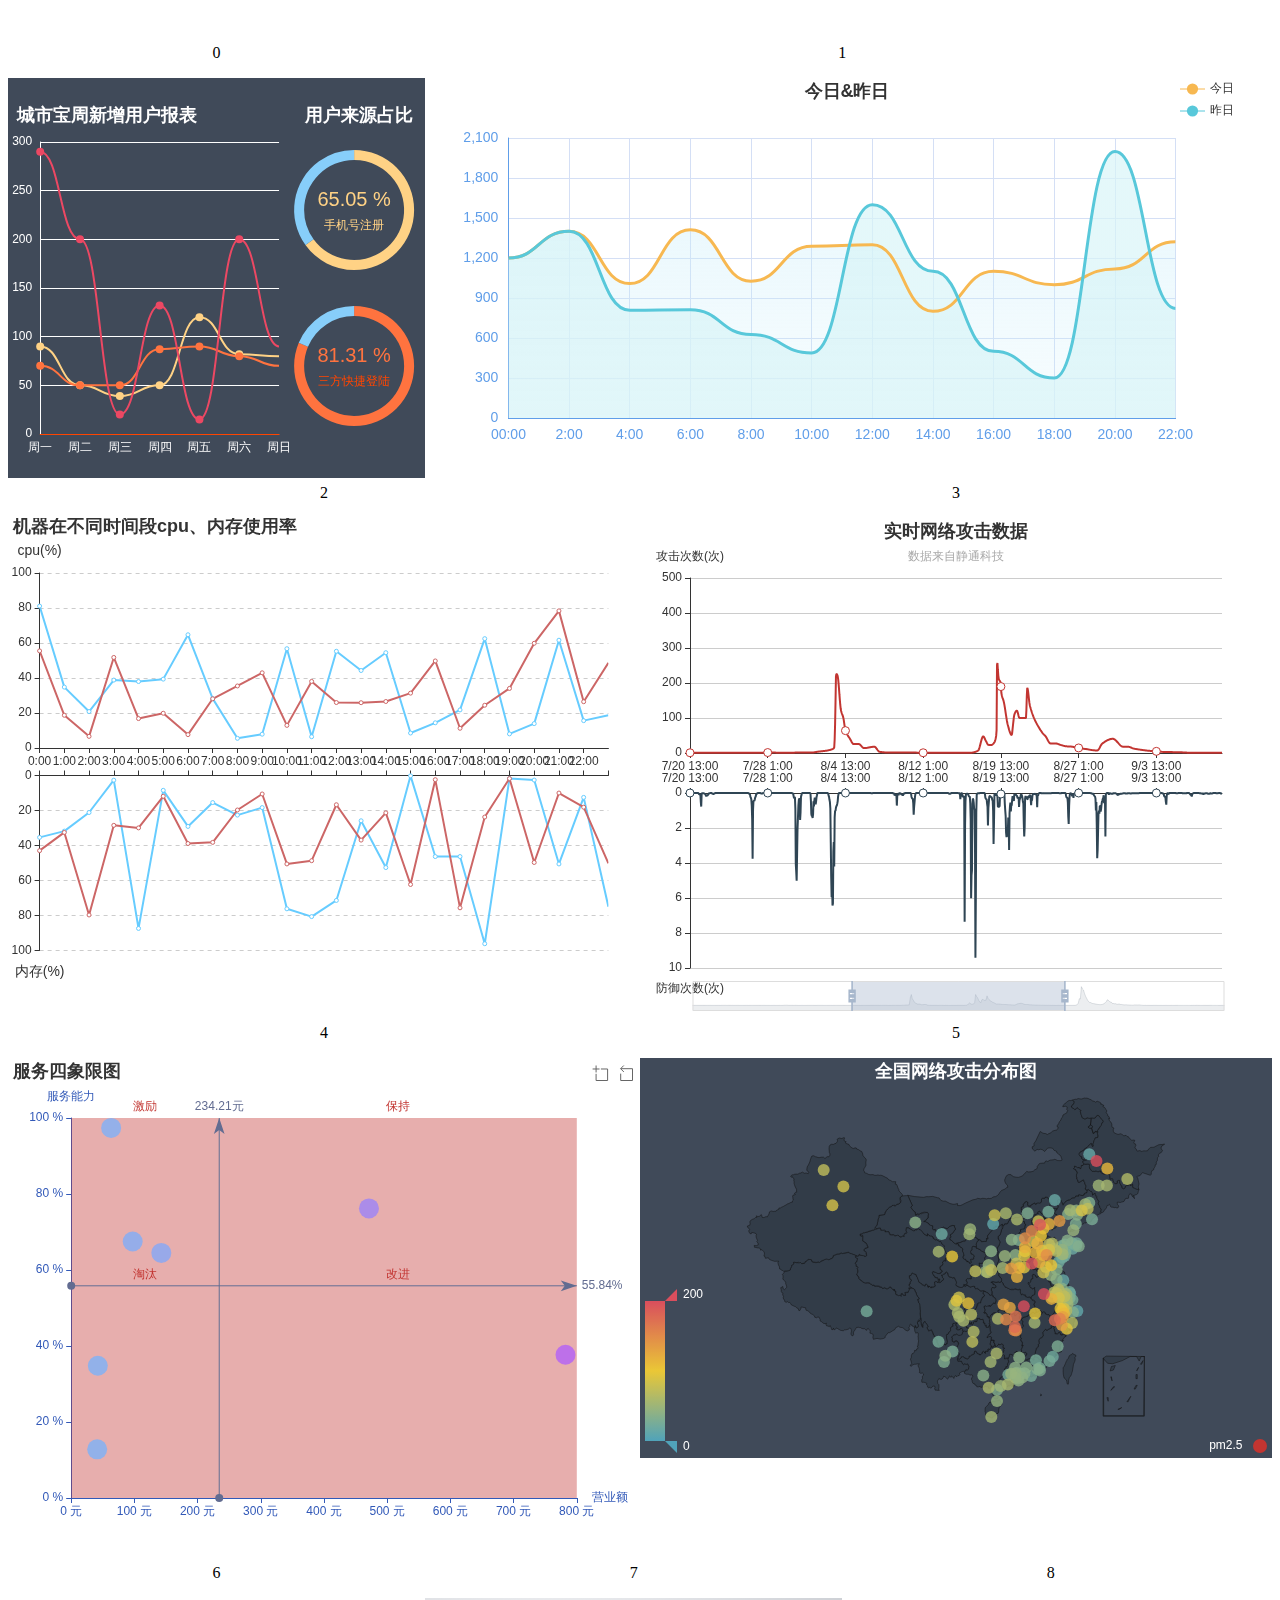
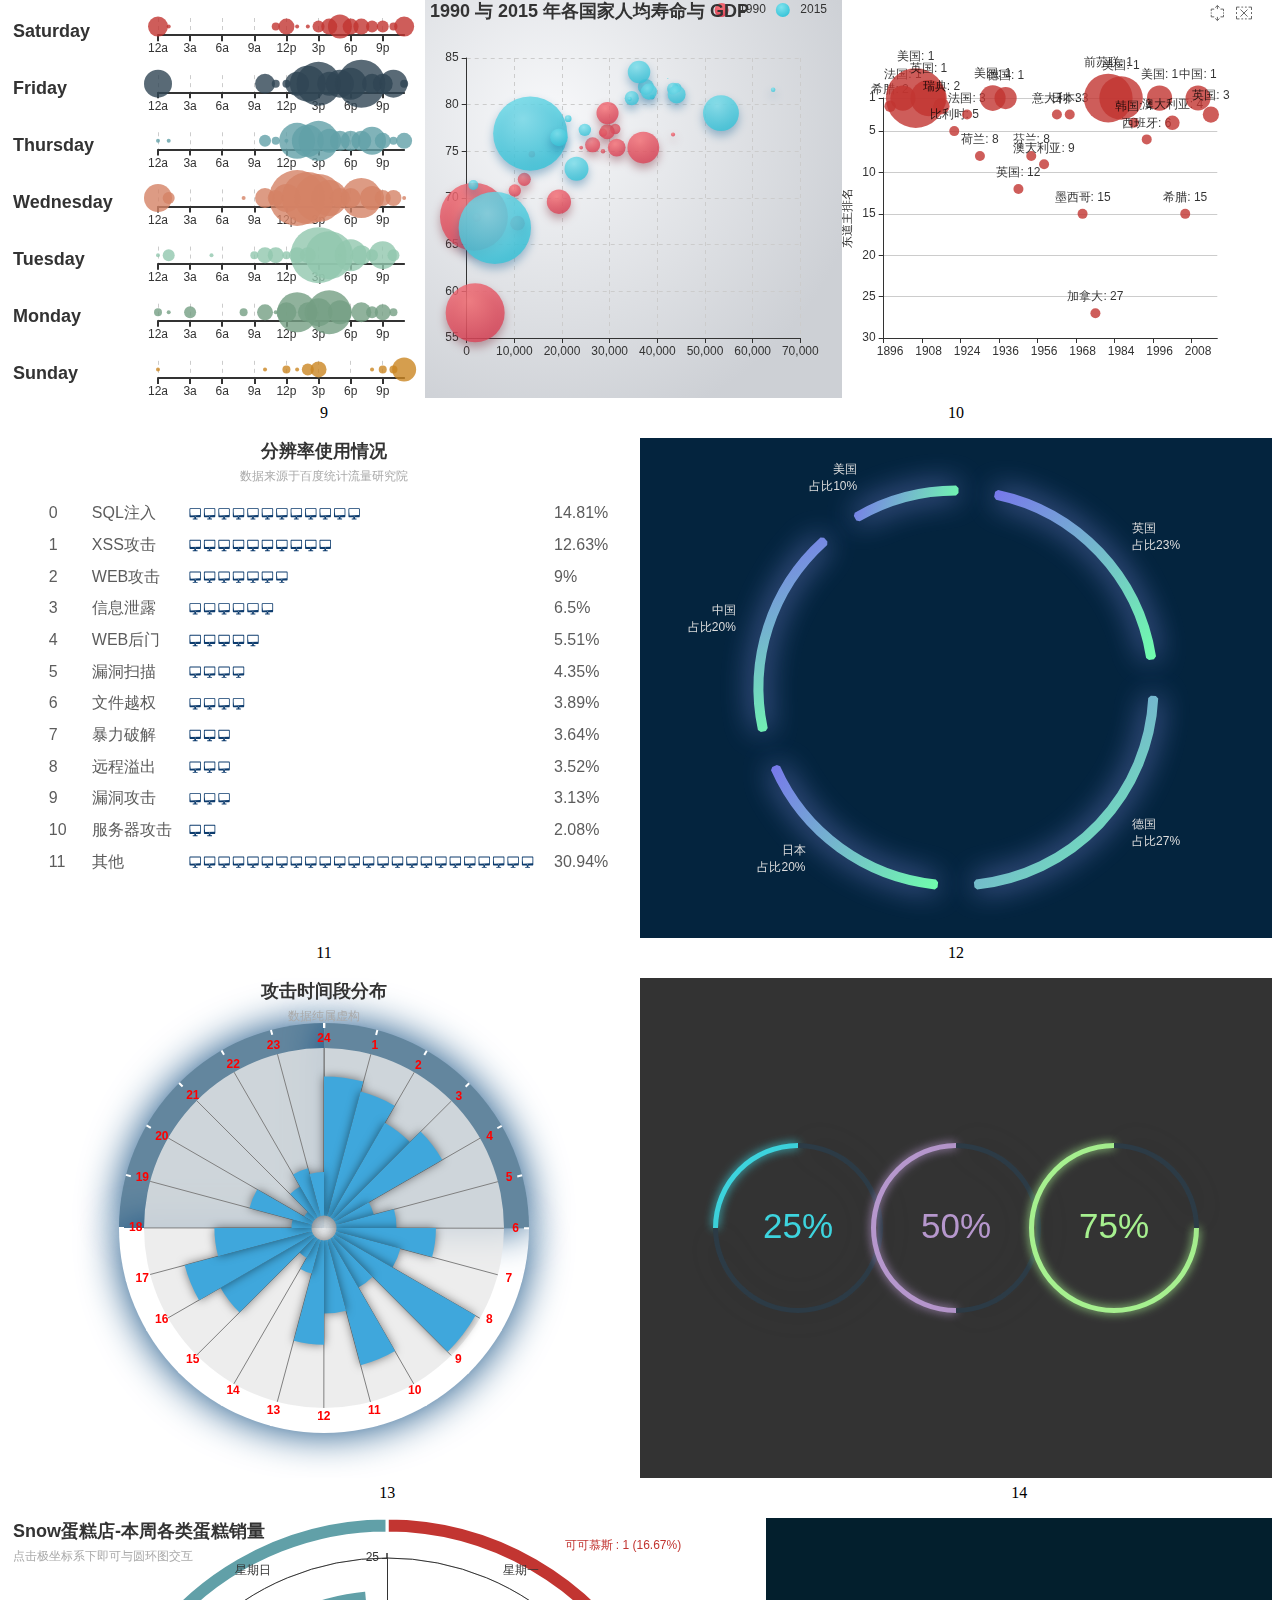
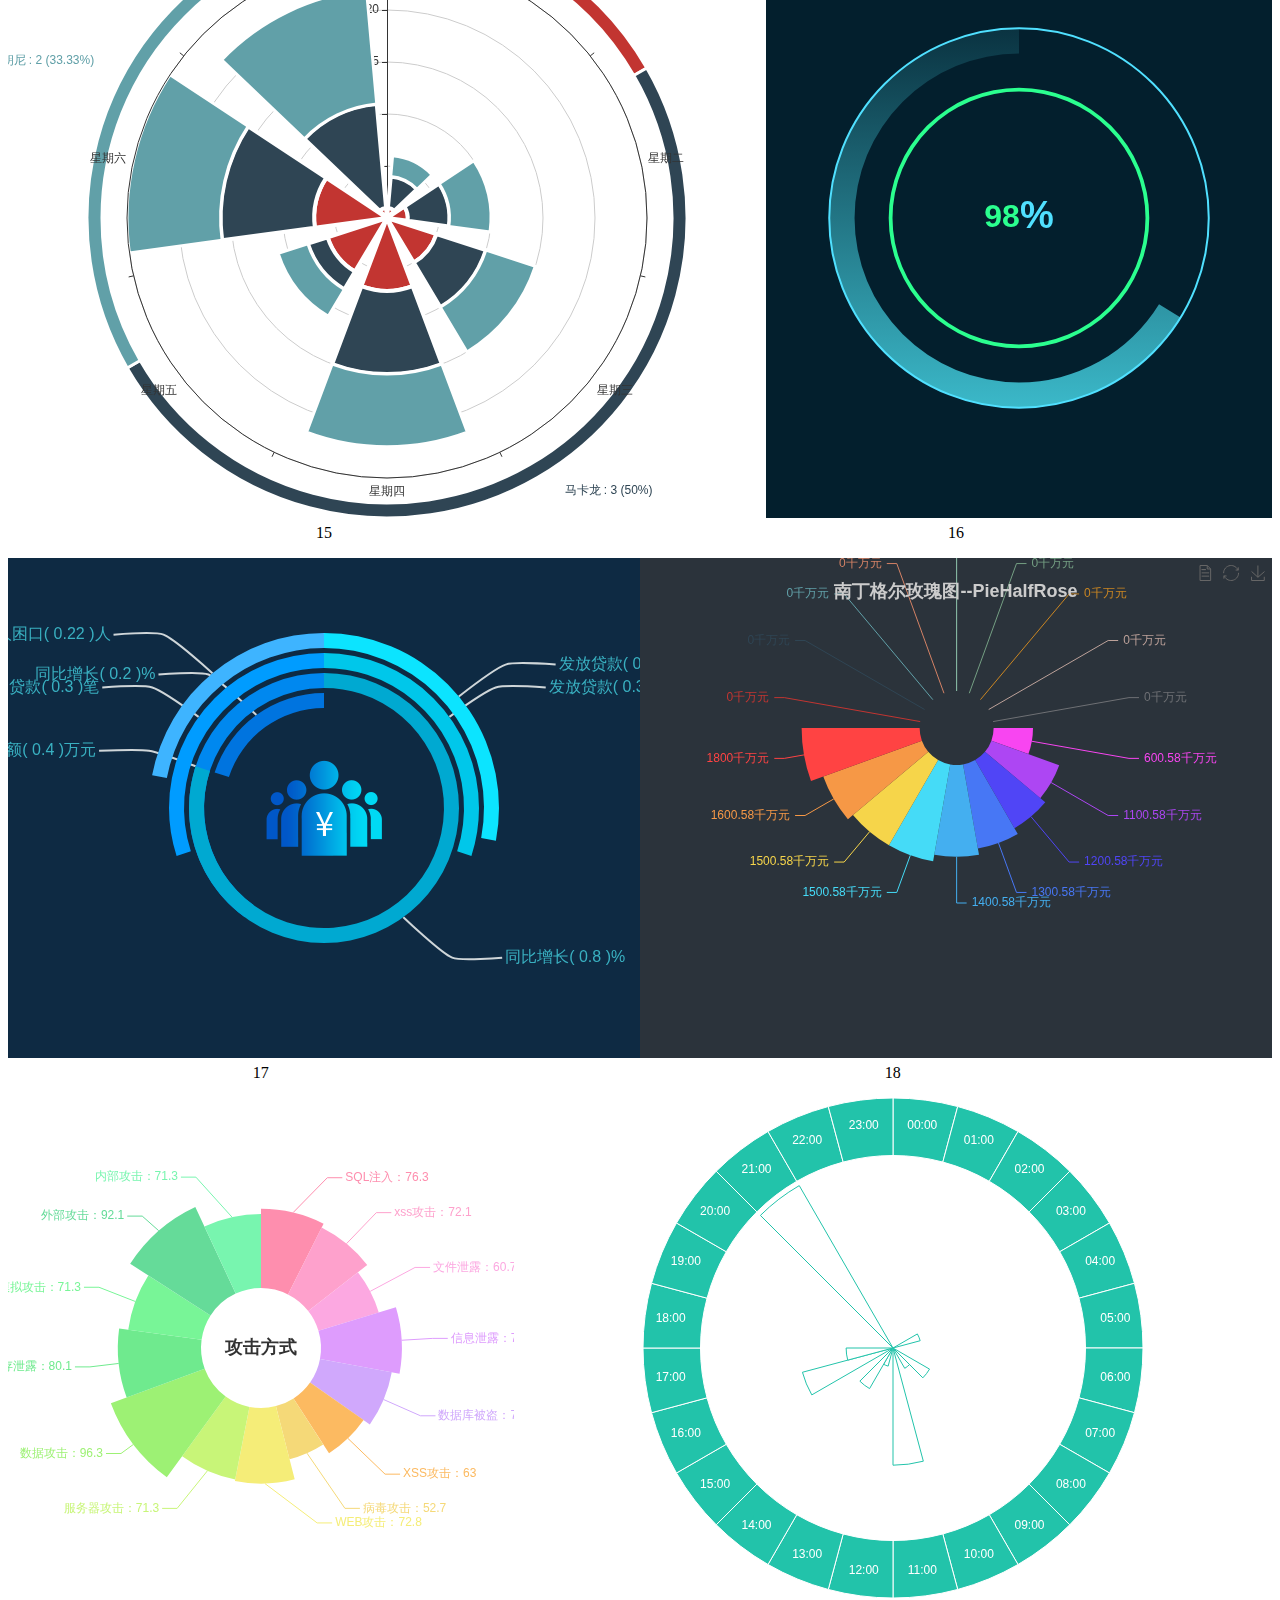
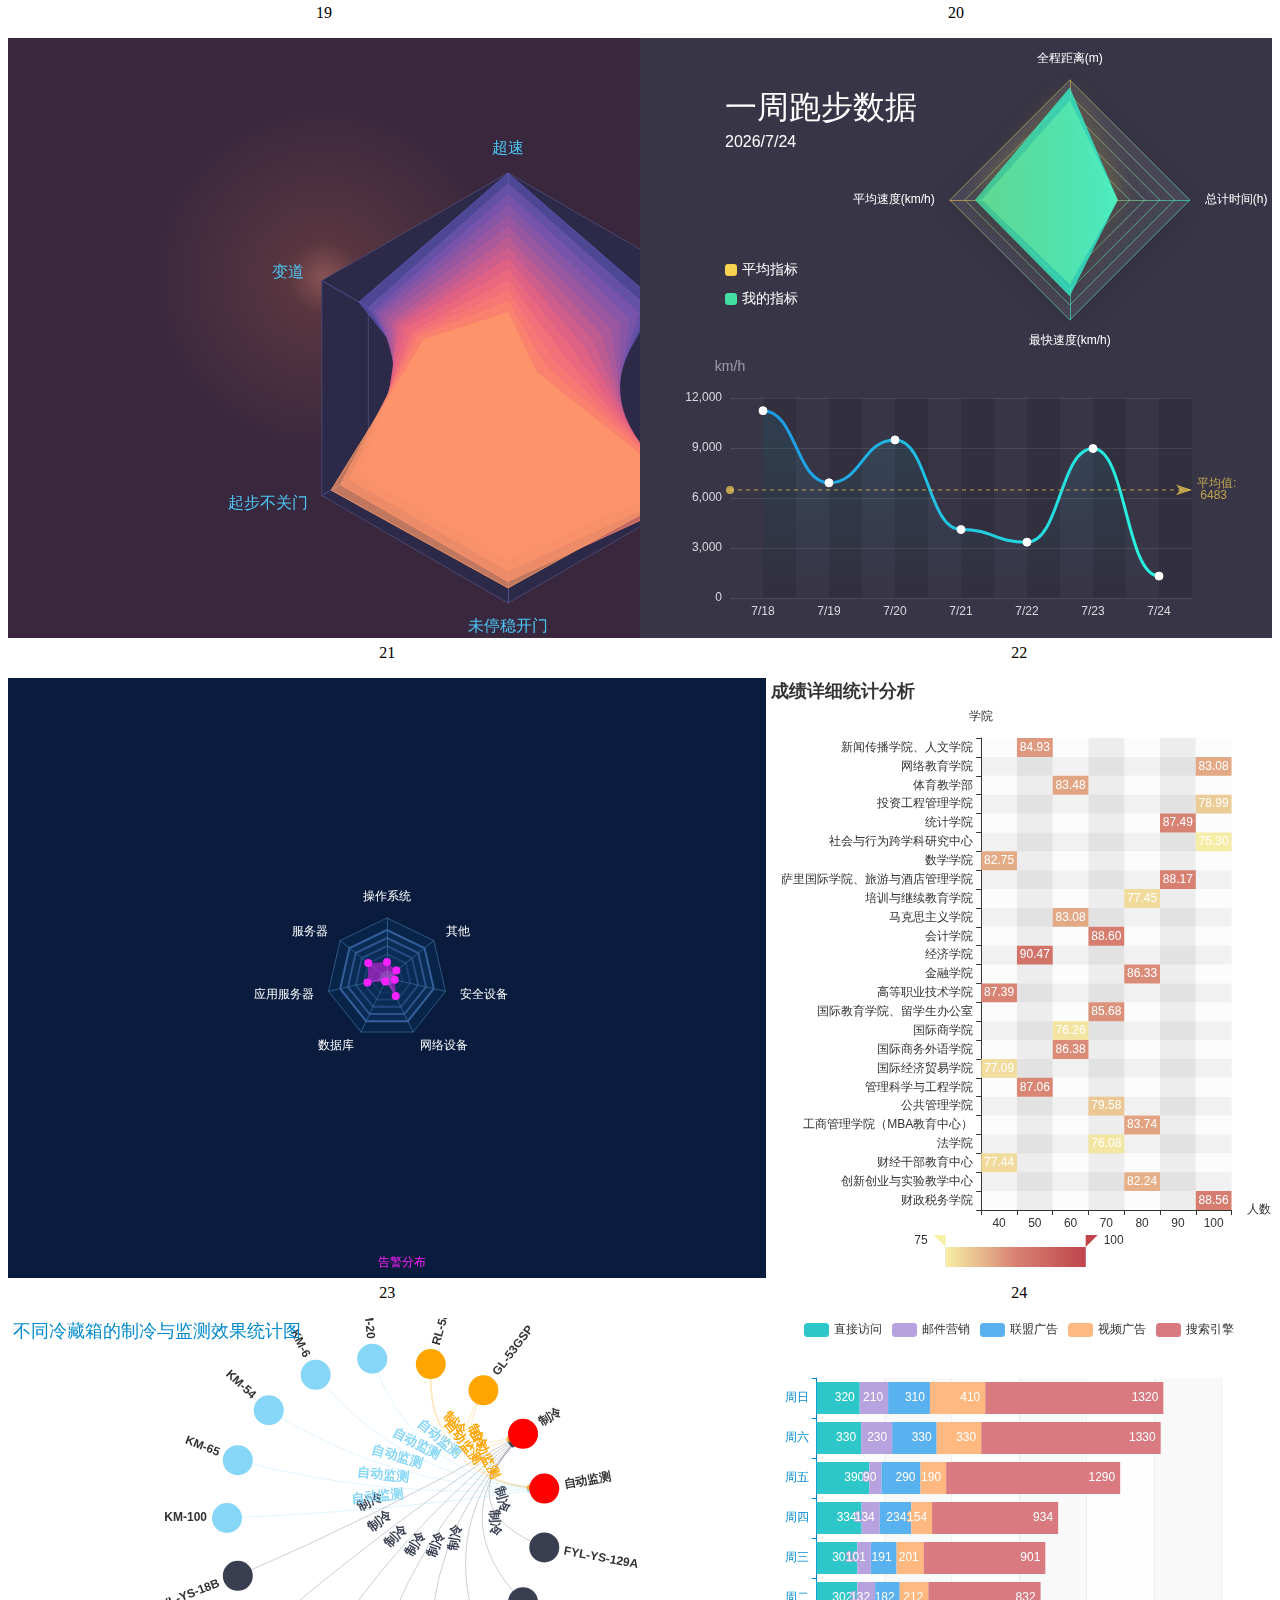
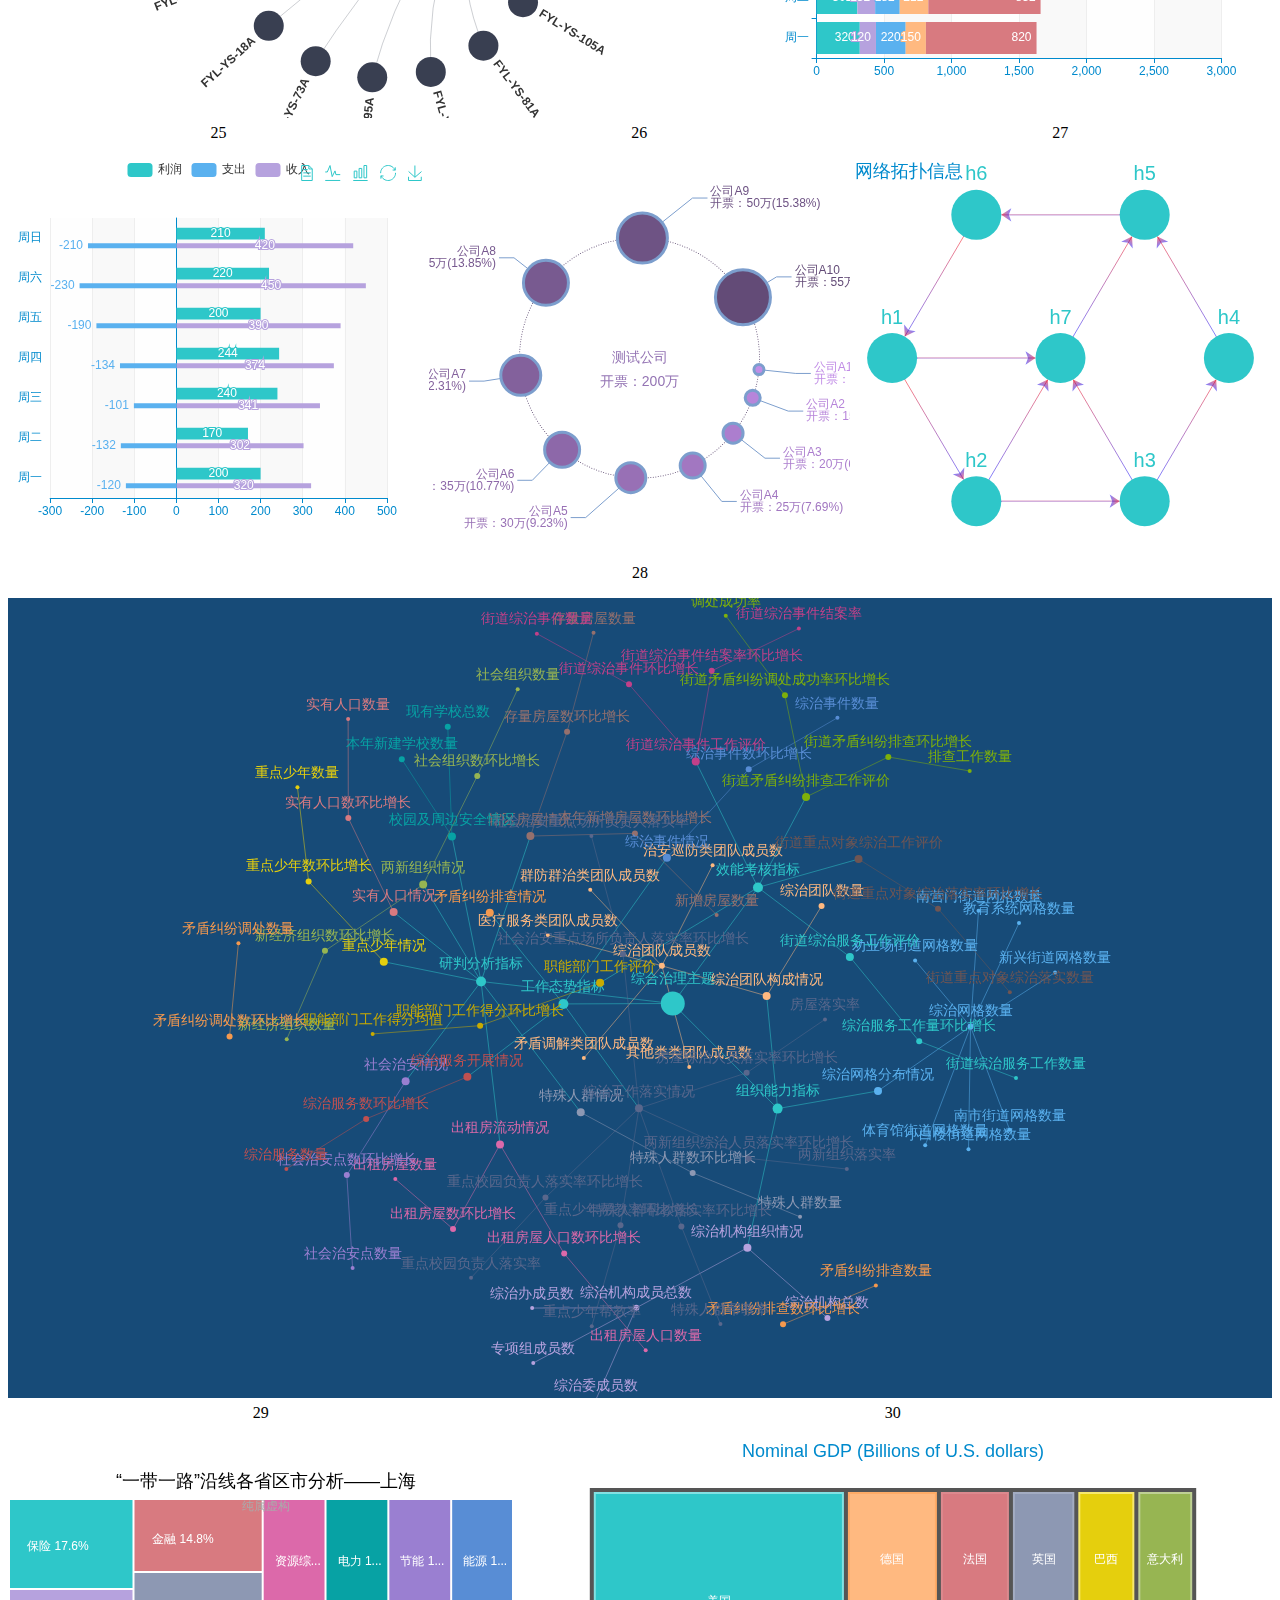
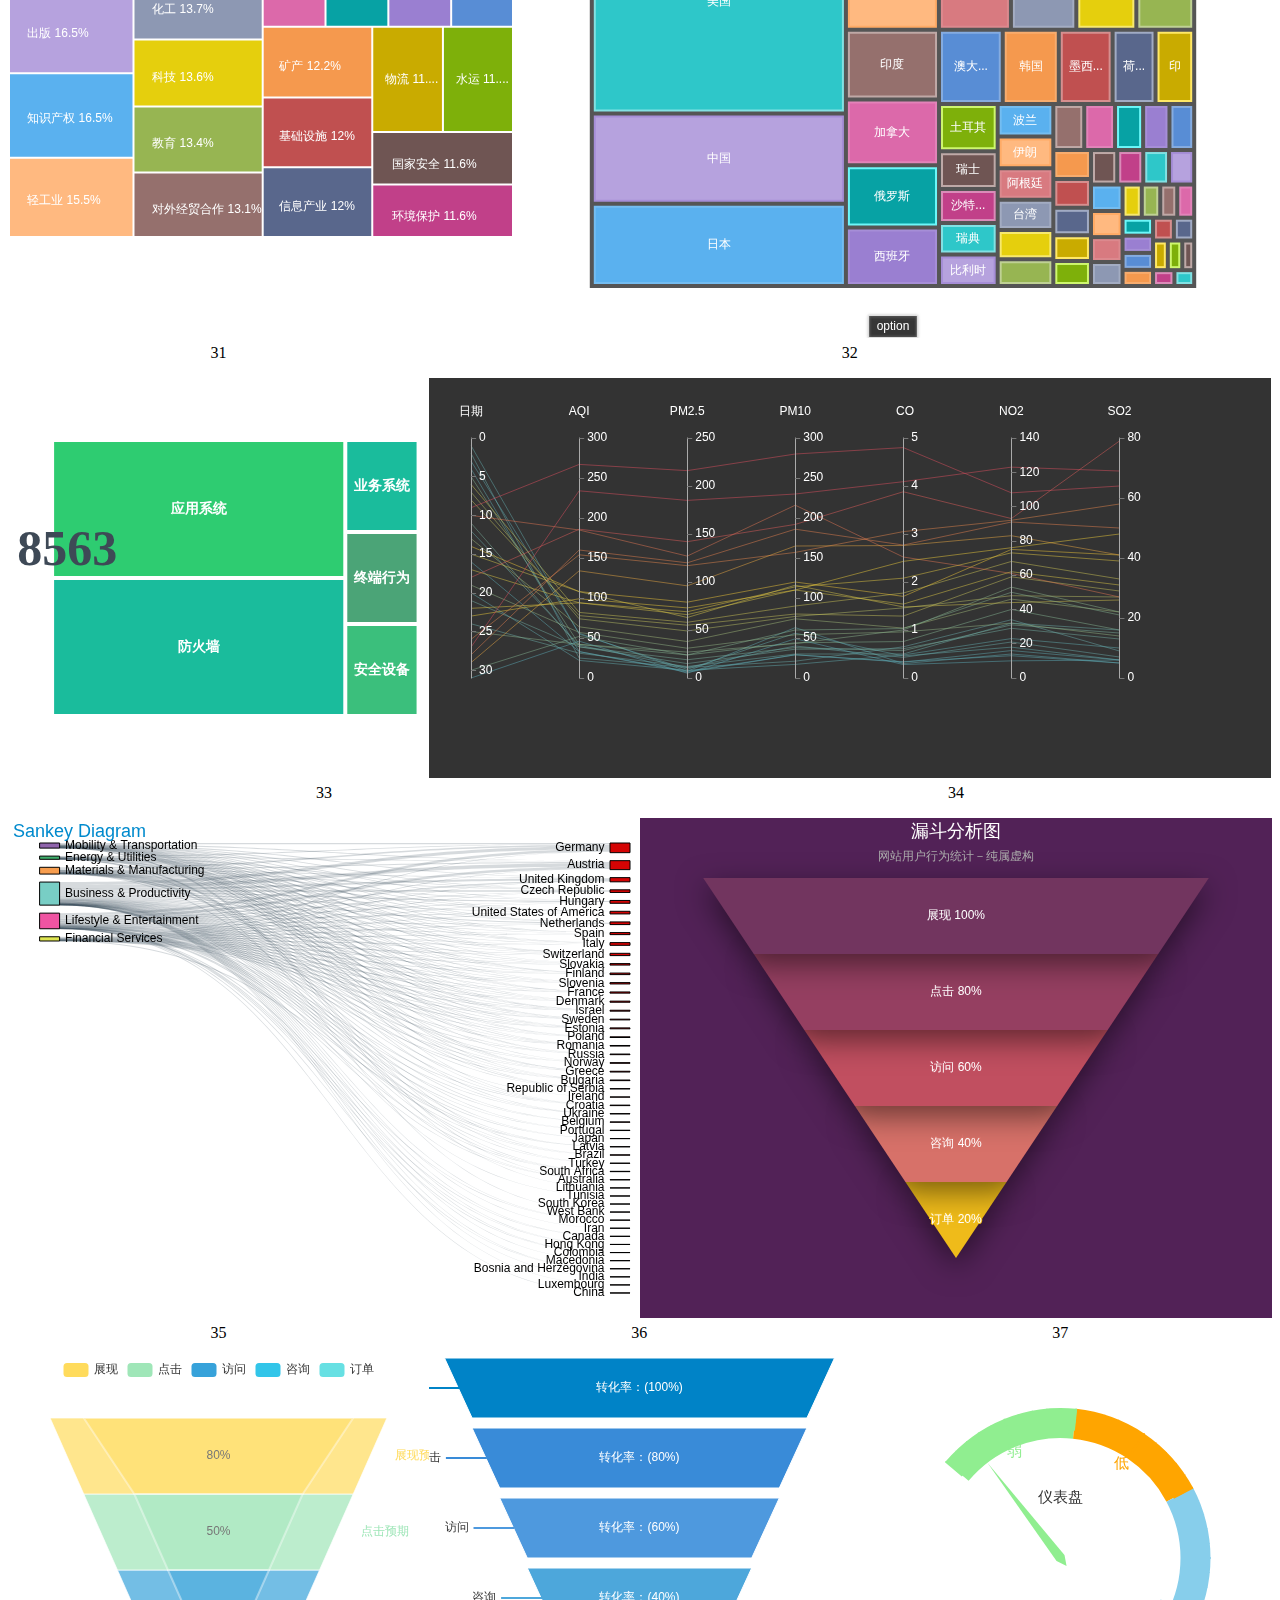
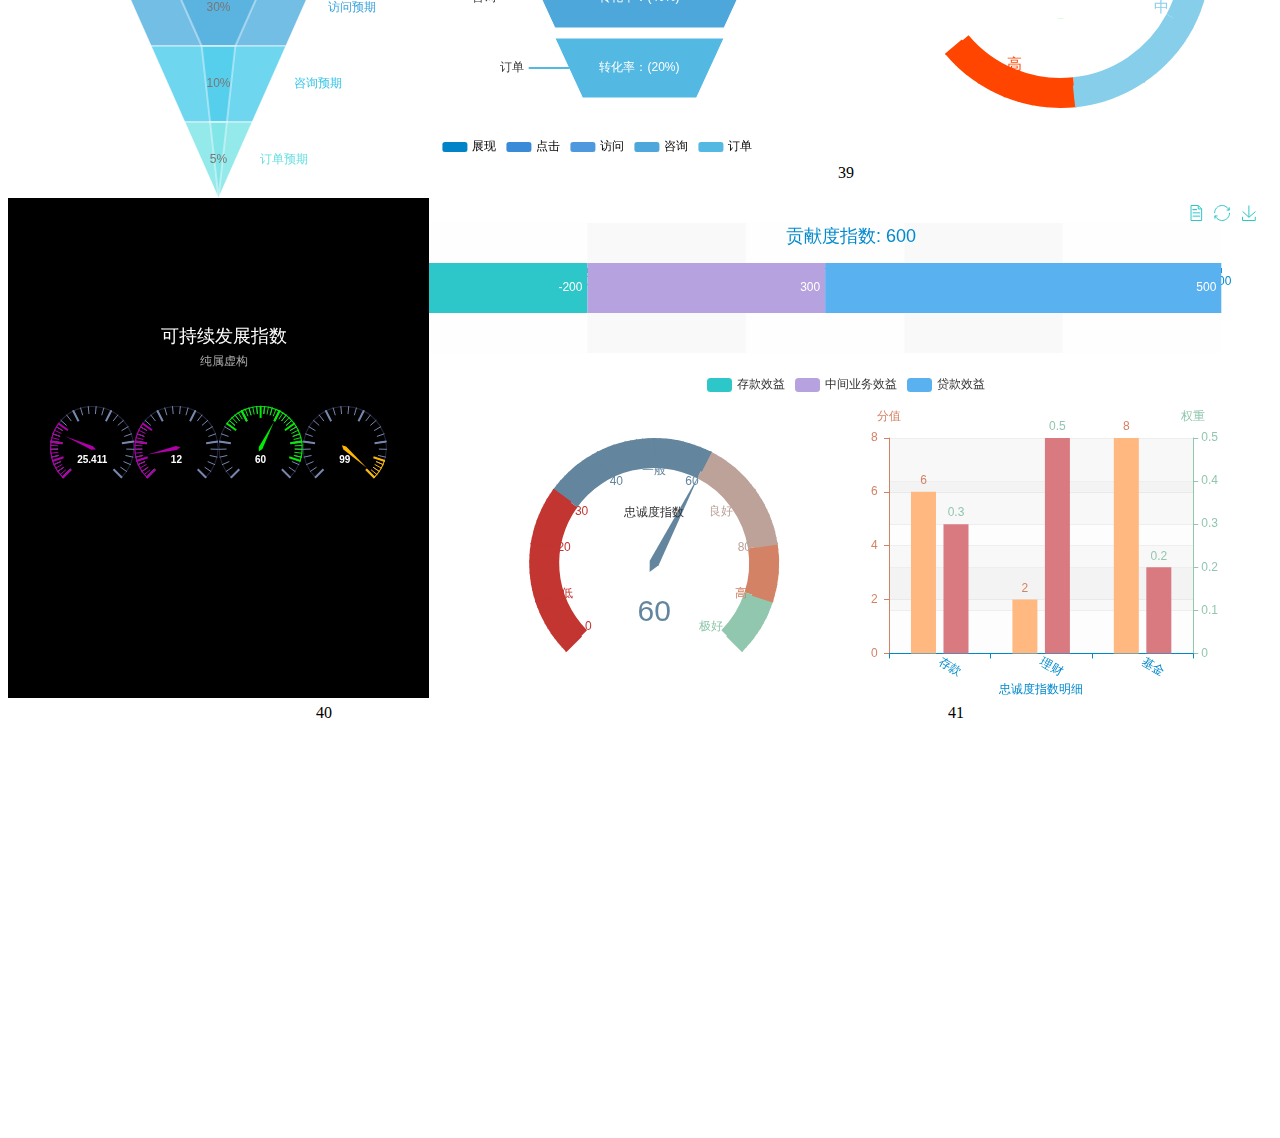
<file: echarts-collection-show/index.html>
<!DOCTYPE html>
<html lang="en">
<head>
  <meta charset="UTF-8">
  <meta name="viewport" content="width=device-width, initial-scale=1.0">
  <meta http-equiv="X-UA-Compatible" content="ie=edge">
  <title>Document</title>
  <style>
    div{
      float: left;
      padding:20px 0 20px 0;
    }
    p{
      text-align: center;
      color:black;
    }
  </style>


</head>
<body>
  <!-- 第一行图表 -->
  <div  style="height:400px; width:33%">
    <p>0</p>
    <p id="line0" style="height:400px; width:100%"></p>
  </div>
  <div style="height:400px;width:66%">
    <p>1</p>
    <p id="line1" style="height:400px; width:100%"></p>
  </div>
  <!-- 第二行图表 -->
  <div style="height:500px;width:50%">
    <p>2</p>
    <p id="line2" style="height:500px; width:100%"></p>
  </div>
  <div  style="height:500px;width:50%">
    <p>3</p>
    <p id="line3" style="height:500px; width:100%"></p>
  </div>
  
  <!-- 第三行图表 -->
  <div style="height:500px;width:50%">
    <p>4</p>
    <p id="line4" style="height:500px; width:100%"></p>
  </div>
  <div  style="height:500px;width:50%;">
      <p>5</p> 
      <p id="line5" style="height:400px; width:100%"></p>
  </div>
  <!-- 第四行图表 -->
  <div  style="height:400px;width:33%">
      <p>6</p>
      <p id="line6" style="height:400px; width:100%"></p>
  </div>
  <div  style="height:400px;width:33%">
      <p>7</p>
      <p id="line7" style="height:400px; width:100%"></p>
  </div>
  <div  style="height:400px;width:33%">
      <p>8</p>
      <p id="line8" style="height:400px; width:100%"></p>
  </div>
  <!-- 第五行图表 -->
  <div  style="height:500px;width:50%">
      <p>9</p>
      <p id="line9" style="height:500px; width:100%"></p>
  </div>
  <div style="height:500px;width:50%">
      <p>10</p>
      <p id="line10" style="height:500px; width:100%"></p>
  </div>
  <!-- 第六行图表 -->
  <div  style="height:500px;width:50%">
      <p>11</p>
      <p id="line11" style="height:500px; width:100%"></p>
  </div>
  <div  style="height:500px;width:50%">
      <p>12</p>
      <p id="line12" style="height:500px; width:100%"></p>
  </div>
  <!-- 第七行图表 -->
  <div  style="height:600px;width:60%">
      <p>13</p>
      <p id="line13" style="height:600px; width:100%"></p>
  </div>
  <div  style="height:600px;width:40%">
      <p>14</p>
      <p id="line14" style="height:600px; width:100%"></p>
  </div>
  <!-- 第八行图表 -->
  <div  style="height:500px;width:50%">
      <p>15</p>
      <p id="line15" style="height:500px; width:100%"></p>
  </div>
  <div style="height:500px;width:50%">
      <p>16</p>
      <p id="line16" style="height:500px; width:100%"></p>
  </div>
  <!-- 第九行图表 -->
  <div  style="height:500px;width:40%">
      <p>17</p>
      <p id="line17" style="height:500px; width:100%"></p>
  </div>
  <div style="height:500px;width:60%">
      <p>18</p>
      <p id="line18" style="height:500px; width:100%"></p>
  </div>
  <!-- 第十行图表 -->
  <div  style="height:600px;width:50%">
      <p>19</p>
      <p id="line19" style="height:600px; width:100%"></p>
  </div>
  <div  style="height:600px;width:50%">
      <p>20</p>
      <p id="line20" style="height:600px; width:100%"></p>
  </div>
  <!-- 第十一行图表 -->
  <div  style="height:600px;width:60%">
      <p>21</p>
      <p id="line21" style="height:600px; width:100%"></p>
  </div>
  <div  style="height:600px;width:40%">
      <p>22</p>
      <p id="line22" style="height:600px; width:100%"></p>
  </div>
  <!-- 第十二行图表 -->
  <div  style="height:400px;width:60%">
      <p>23</p>
      <p id="line23" style="height:400px; width:100%"></p>
  </div>
  <div style="height:400px;width:40%">
      <p>24</p>
      <p id="line24" style="height:400px; width:100%"></p>
  </div>
  <!-- 地十三行图表 -->
  <div style="height:400px;width:33.3%">
      <p>25</p>
      <p id="line25" style="height:400px;width:100%"></p>
  </div>
  <div style="height:400px;width:33.3%">
      <p>26</p>
      <p id="line26" style="height:400px;width:100%"></p>
  </div>
  <div style="height:400px;width:33.3%">
      <p>27</p>
      <p id="line27" style="height:400px;width:100%"></p>
  </div>
  <!-- 第十四行图表 -->
  <div style="height:800px;width:100%">
    <p>28</p>
    <p id="line28" style="height:800px;width:100%"></p>
  </div>
  <!-- 第十五行图表 -->
  <div style="height:500px;width:40%">
      <p>29</p>
      <p id="line29" style="height:400px;width:100%"></p>
  </div>
  <div style="height:500px;width:60%">
      <p>30</p>
      <p id="line30" style="height:500px;width:100%"></p>
  </div>
  <!-- 第十六行图表 -->
  <div style="height:400px;width:33.3%">
      <p>31</p>
      <p id="line31" style="height:400px;width:100%"></p>
  </div>
  <div style="height:400px;width:66.6%">
      <p>32</p>
      <p id="line32" style="height:400px;width:100%"></p>
  </div>
  <!-- 第十七行图表 -->
  <div style="height:500px;width:50%">
      <p>33</p>
      <p id="line33" style="height:500px;width:100%"></p>
  </div>
  <div style="height:500px;width:50%">
      <p>34</p>
      <p id="line34" style="height:500px;width:100%"></p>
  </div>
  <!-- 第十八行图表 -->
  <div style="height:400px;width:33.3%">
      <p>35</p>
      <p id="line35" style="height:500px;width:100%"></p>
  </div>
  <div style="height:400px;width:33.3%">
      <p>36</p>
      <p id="line36" style="height:400px;width:100%"></p>
  </div>
  <div style="height:400px;width:33.3%">
      <p>37</p>
      <p id="line37" style="height:400px;width:100%"></p>
  </div>
  <!-- 第十九行图表 -->
  <div style="height:500px;width:33.3%">
      <p>38</p>
      <p id="line38" style="height:500px;width:100%"></p>
  </div>
  <div style="height:500px;width:66%">
      <p>39</p>
      <p id="line39" style="height:500px;width:100%"></p>
  </div>
  <!-- 第二十行图表 -->
  <div style="height:400px;width:50%">
      <p>40</p>
      <p id="line40" style="height:400px;width:100%"></p>
  </div>
  <div style="height:400px;width:50%">

    <p>41</p>
    <p id="line41" style="height:400px;width:100%"></p>
</div>

  <script src="js/echarts.js"></script>
  <script src="js/macarons.js"></script>
  <script src="js/china.js"></script>
  <script src="js/0.js"></script>
  <script src="js/1.js"></script>
  <script src="js/2.js"></script>
  <script src="js/3.js"></script>
  <script src="js/4.js"></script>
  <script src="js/5.js"></script>
  <script src="js/6.js"></script>
  <script src="js/7.js"></script>
  <script src="js/8.js"></script>
  <script src="js/9.js"></script>
  <script src="js/10.js"></script>
  <script src="js/11.js"></script>
  <script src="js/12.js"></script>
  <script src="js/13.js"></script>
  <script src="js/14.js"></script>
  <script src="js/15.js"></script>
  <script src="js/16.js"></script>
  <script src="js/17.js"></script>
  <script src="js/18.js"></script>
  <script src="js/19.js"></script>
  <script src="js/20.js"></script>
  <script src="js/21.js"></script>
  <script src="js/22.js"></script>
  <script src="js/23.js"></script>
  <script src="js/24.js"></script>
  <script src="js/25.js"></script>
  <script src="js/26.js"></script>
  <script src="js/27.js"></script>
  <script src="js/28.js"></script>
  <script src="js/29.js"></script> 
  <script src="js/30.js"></script>
  <script src="js/31.js"></script>
  <script src="js/32.js"></script> 
  <script src="js/33.js"></script>
  <script src="js/34.js"></script>   
  <script src="js/35.js"></script>
  <script src="js/36.js"></script> 
  <script src="js/37.js"></script>
  <script src="js/38.js"></script> 
  <script src="js/39.js"></script> 

</body>
</html>
</file>
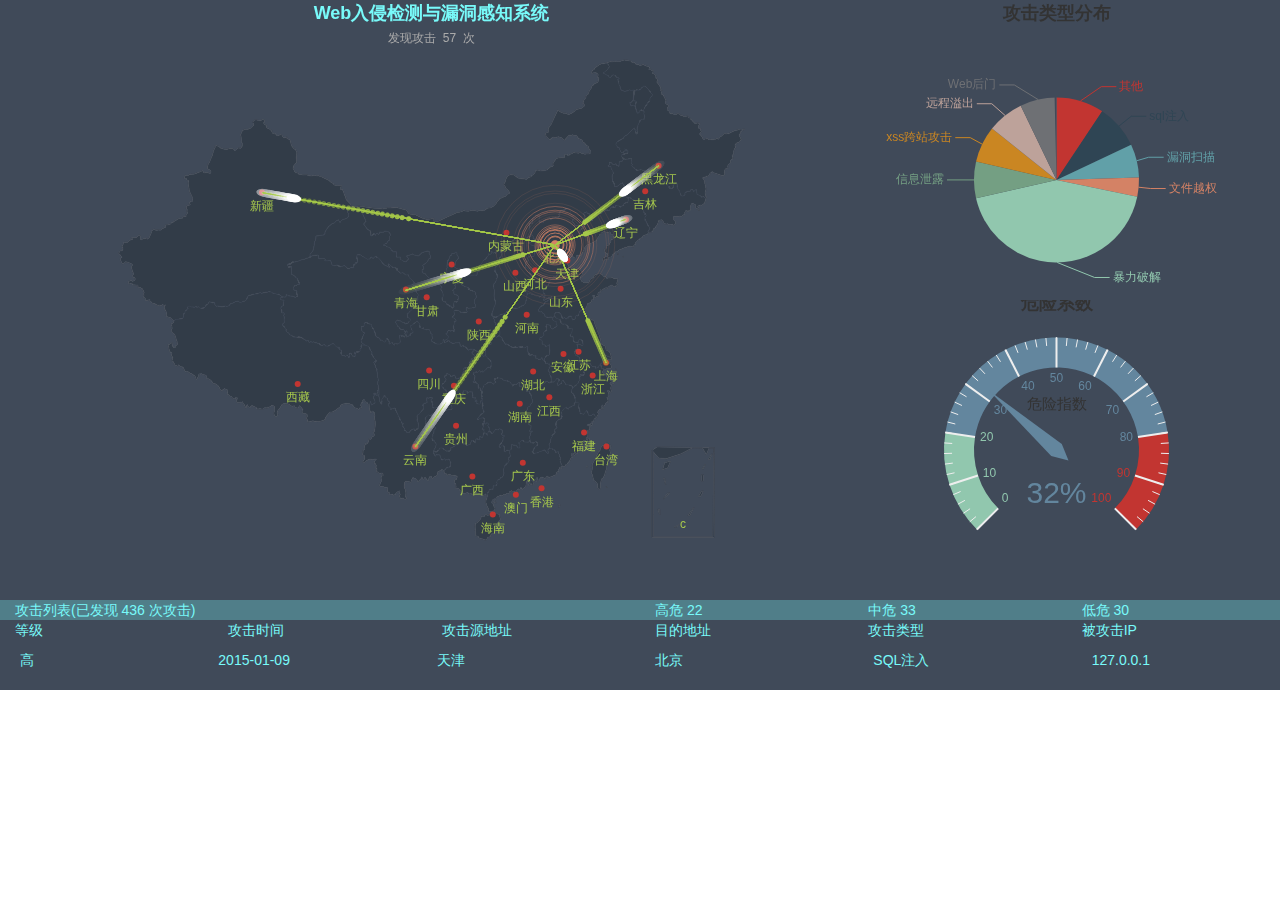
<file: echarts-Map/map.html>
<!DOCTYPE html>
<html lang="en">
<head>
    <meta charset="UTF-8">
    <meta name="viewport" content="width=device-width, initial-scale=1.0">
    <meta http-equiv="X-UA-Compatible" content="ie=edge">
    <title>WEb入侵检测漏洞感知系统</title>
    <link rel="stylesheet" href="css/reset.css">
    <link rel="stylesheet" href="css/map.css">
    <link rel="stylesheet" href="css/bootstrap.min.css">

</head>
<body>
    <section class="container-fluid">
        <!-- 为ECharts准备一个具备大小（宽高）的Dom  Map容器-->
        <div class="col-xs-12 col-md-8">
                <div id="main"  style="width: 100%;height:600px;"></div>         
        </div>
        <!-- type表容器 -->
        <div class="col-xs-12 col-md-4">
                <div id="type" style="width: 100%;height:300px;"></div>

                <div id="gauge" style="width: 100%;height:300px;"></div>
        </div>
    </section>
    <aside class="bounced container-fluid">
        <div class="row title">
                <div class="col-xs-6">攻击列表(已发现 436 次攻击)</div>                
                <div class="col-xs-12 col-md-6">
                  <div class="row" data-title = 'title'>
                          <div class="col-xs-4 ">
                                  高危 22
                          </div>
                          <div class="col-xs-4 ">
                                  中危 33 
                          </div>
                          <div class="col-xs-4 ">
                                  低危 30
                          </div>
                  </div>
                </div>
        </div>
        <div class="row attackList">
                <div class="col-xs-2 col-md-2">等级</div>
                <div class="col-xs-2 col-md-2">攻击时间</div>
                <div class="col-xs-2 col-md-2">攻击源地址</div>
                <div class="col-xs-2 col-md-2">目的地址</div>
                <div class="col-xs-2 col-md-2">攻击类型</div>
                <div class="col-xs-2 col-md-2">被攻击IP</div>
        </div>
        <ul class="row list">
                <ul class="row data">
                        <li class="col-xs-2 col-md-2">高</li>
                        <li class="col-xs-2 col-md-2">2015-01-09</li>
                        <li class="col-xs-2 col-md-2">天津</li>
                        <li class="col-xs-2 col-md-2">北京</li>
                        <li class="col-xs-2 col-md-2">SQL注入</div>
                        <li class="col-xs-2 col-md-2">127.0.0.1</li>           
                </ul>
        </ul>
    </aside>
    <!-- 引入 echarts.js -->
    <script  src="js/public/echarts.min.js"></script>

    <script  src="js/public/china.js"></script>
    <script  src="js/custom/data.js"></script>
    <script  src="js/custom/type.js"></script>

    <script  src="js/custom/gauge.js"></script>

    <script  src="js/custom/map.js"></script>
    
</body>
</html>
</file>
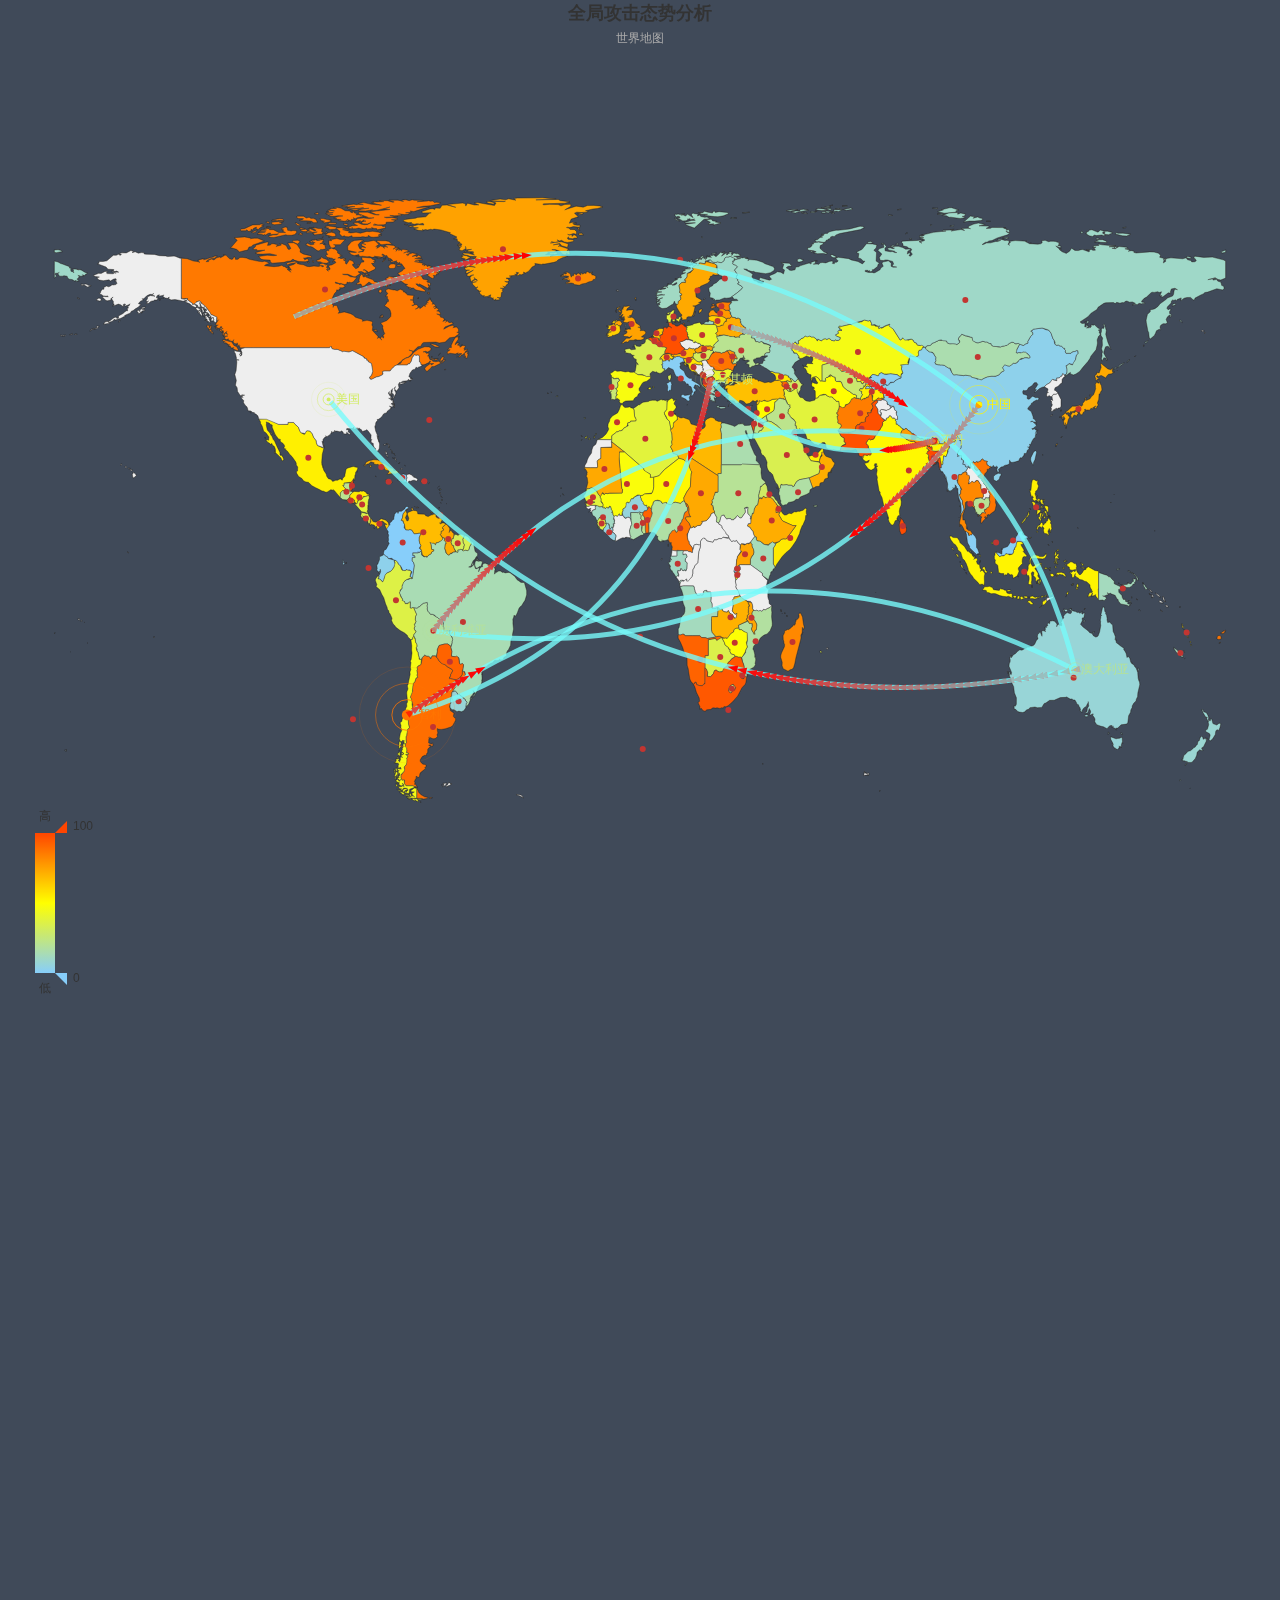
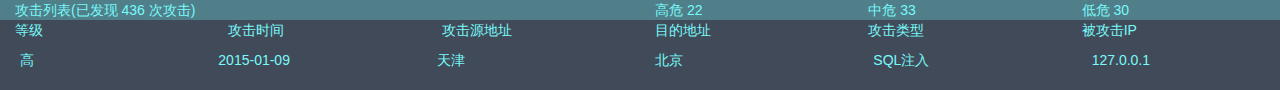
<file: echarts-Map/世界地图.html>
<!DOCTYPE html>
<html lang="en">
<head>
    <meta charset="UTF-8">
    <meta name="viewport" content="width=device-width, initial-scale=1.0">
    <meta http-equiv="X-UA-Compatible" content="ie=edge">
    <title>WEb入侵检测漏洞感知</title>
    <link rel="stylesheet" href="css/reset.css">
    
    <link rel="stylesheet" href="css/map.css">
    <link rel="stylesheet" href="css/bootstrap.min.css">
    
</head>
<body>
    <section class="container-fluid">
        <!-- 为ECharts准备一个具备大小（宽高）的Dom  Map容器-->
        <div class="col-xs-12 col-md-12">
                <div id="main"  style="width: 100%;height:1000px;"></div>   
        </div>
        <!-- type表容器 -->
        <div class="col-xs-12 col-md-12">
                <div id="type" style="width: 100%;height:300px;"></div>
            
                <div id="gauge" style="width: 100%;height:300px;"></div>
            
        </div>
    </section>
    <aside class="bounced container-fluid">
        <div class="row title">
                <div class="col-xs-6">攻击列表(已发现 436 次攻击)</div>                
                <div class="col-xs-12 col-md-6">
                  <div class="row" data-title = 'title'>
                          <div class="col-xs-4 ">

                                  高危 22
                          </div>
                          <div class="col-xs-4 ">
                                  中危 33
                          </div>
                          <div class="col-xs-4 ">
                                 低危 30
                          </div>
                  </div>
                </div>
        </div>
        <div class="row attackList">
                <div class="col-xs-2 col-md-2">等级</div>
                <div class="col-xs-2 col-md-2">攻击时间</div>
                <div class="col-xs-2 col-md-2">攻击源地址</div>
                <div class="col-xs-2 col-md-2">目的地址</div>
                <div class="col-xs-2 col-md-2">攻击类型</div>
                <div class="col-xs-2 col-md-2">被攻击IP</div>
        </div>
        <ul class="row list">
                <ul class="row data">
                        <li class="col-xs-2 col-md-2">高</li>
                        <li class="col-xs-2 col-md-2">2015-01-09</li>
                        <li class="col-xs-2 col-md-2">天津</li>
                        <li class="col-xs-2 col-md-2">北京</li>
                        <li class="col-xs-2 col-md-2">SQL注入</div>
                        <li class="col-xs-2 col-md-2">127.0.0.1</li>           
                </ul>
        </ul>
    </aside>
    <!-- 引入 echarts.js -->
    <script  src="js/public/echarts.js"></script>
    <script src="js/public/word.js"></script>  
    <script src="js/word/data.js"></script> 
 
    
    <script  src="js/word/map.js"></script>
</body>
</html>
</file>
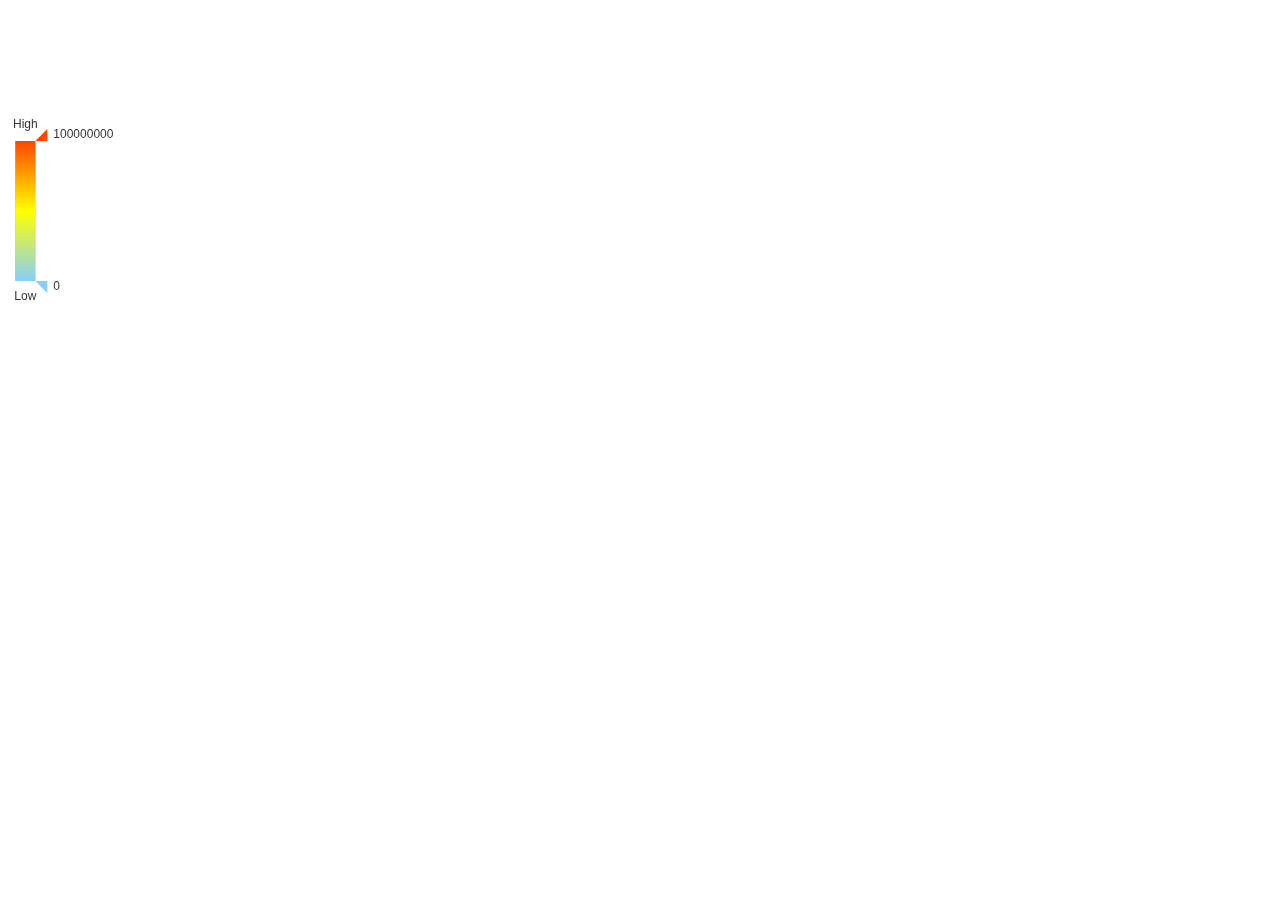
<file: echarts-Map/地图.html>
<!DOCTYPE html>  
<html lang="en">  
<head>  
    <meta charset="UTF-8">  
    <title>Document</title>  
    <script src="js/public/echarts.js"></script>  
    <script src="http://gallery.echartsjs.com/dep/echarts/map/js/world.js"></script>  
</head>  
<body>  
     <div id="main" style="width: 400px;height:300px;"></div>  
    <script>  
     var myChart = echarts.init(document.getElementById('main'));
     function randomData() {
return parseInt(Math.random() * 100);
};
var EnglishData = [
    {"name":"阿富汗","value":randomData()},
    {"name":"安哥拉","value":randomData()},
    {"name":"阿尔巴尼亚","value":randomData()},
    {"name":"阿联酋","value":randomData()},
    {"name":"阿根廷","value":randomData()},
    {"name":"亚美尼亚","value":randomData()},
    {"name":"法属南半球和南极领地","value":randomData()},
    {"name":"澳大利亚","value":randomData()},
    {"name":"奥地利","value":randomData()},
    {"name":"阿塞拜疆","value":randomData()},
    {"name":"布隆迪","value":randomData()},
    {"name":"比利时","value":randomData()},
    {"name":"贝宁","value":randomData()},
    {"name":"布基纳法索","value":randomData()},
    {"name":"孟加拉国","value":randomData()},
    {"name":"保加利亚","value":randomData()},
    {"name":"巴哈马","value": randomData()},
    {"name":"波斯尼亚和黑塞哥维那","value":randomData()},
    {"name":"白俄罗斯","value":randomData()},
    {"name":"伯利兹","value":randomData()},
    {"name":"百慕大","value":randomData()},
    {"name":"玻利维亚","value":randomData()},
    {"name":"巴西","value":randomData()},
    {"name":"文莱","value":randomData()},
    {"name":"不丹","value":randomData()},
    {"name":"博茨瓦纳","value":randomData()},
    {"name":"中非共和国","value":randomData()},
    {"name":"加拿大","value":randomData()},
    {"name":"瑞士","value":randomData()},
    {"name":"智利","value":randomData()},
    {"name":"中国","value":randomData()},
    {"name":"象牙海岸","value":randomData()},
    {"name":"喀麦隆","value":randomData()},
    {"name":"刚果民主共和国","value":randomData()},
    {"name":"刚果共和国","value":randomData()},
    {"name":"哥伦比亚","value":randomData()},
    {"name":"哥斯达黎加","value":randomData()},
    {"name":"古巴","value":randomData()},
    {"name":"北塞浦路斯","value":randomData()},
    {"name":"塞浦路斯","value":randomData()},
    {"name":"捷克共和国","value":randomData()},
    {"name":"德国","value":randomData()},
    {"name":"吉布提","value":randomData()},
    {"name":"丹麦","value":randomData()},
    {"name":"多明尼加共和国","value":randomData()},
    {"name":"阿尔及利亚","value":randomData()},
    {"name":"厄瓜多尔","value":randomData()},
    {"name":"埃及","value":randomData()},
    {"name":"厄立特里亚","value":randomData()},
    {"name":"西班牙","value":randomData()},
    {"name":"爱沙尼亚","value":randomData()},
    {"name":"埃塞俄比亚","value":randomData()},
    {"name":"芬兰","value":randomData()},
    {"name":"斐","value":randomData()},
    {"name":"福克兰群岛","value":[-59.523613,-51.796253]},
    {"name":"法国","value":[2.213749,46.227638]},
    {"name":"加蓬","value":[11.609444,-0.803689]},
    {"name":"英国","value":[-3.435973,55.378051]},
    {"name":"格鲁吉亚","value":[-82.9000751,32.1656221]},
    {"name":"加纳","value":[-1.023194,7.946527]},
    {"name":"几内亚","value":[-9.696645,9.945587]},
    {"name":"冈比亚","value":[-15.310139,13.443182]},
    {"name":"几内亚比绍","value":[-15.180413,11.803749]},
    {"name":"赤道几内亚","value":[10.267895,1.650801]},
    {"name":"希腊","value":[21.824312,39.074208]},
    {"name":"格陵兰","value":[-42.604303,71.706936]},
    {"name":"危地马拉","value":[-90.23075899999999,15.783471]},
    {"name":"法属圭亚那","value":[-53.125782,3.933889]},
    {"name":"圭亚那","value":[-58.93018,4.860416]},
    {"name":"洪都拉斯","value":[-86.241905,15.199999]},
    {"name":"克罗地亚","value":[15.2,45.1]},
    {"name":"海地","value":[-72.285215,18.971187]},
    {"name":"匈牙利","value":[19.503304,47.162494]},
    {"name":"印尼","value":[113.921327,-0.789275]},
    {"name":"印度","value":[78.96288,20.593684]},
    {"name":"爱尔兰","value":[-8.24389,53.41291]},
    {"name":"伊朗","value":[53.688046,32.427908]},
    {"name":"伊拉克","value":[43.679291,33.223191]},
    {"name":"冰岛","value":[-19.020835,64.963051]},
    {"name":"以色列","value":[34.851612,31.046051]},
    {"name":"意大利","value":[12.56738,41.87194]},
    {"name":"牙买加","value":[-77.297508,18.109581]},
    {"name":"约旦","value":[36.238414,30.585164]},
    {"name":"日本","value":[138.252924,36.204824]},
    {"name":"哈萨克斯坦","value":[66.923684,48.019573]},
    {"name":"肯尼亚","value":[37.906193,-0.023559]},
    {"name":"吉尔吉斯斯坦","value":[74.766098,41.20438]},
    {"name":"柬埔寨","value":[104.990963,12.565679]},
    {"name":"韩国","value":[127.766922,35.907757]},
    {"name":"科索沃","value":[20.902977,42.6026359]},
    {"name":"科威特","value":[47.481766,29.31166]},
    {"name":"老挝","value":[102.495496,19.85627]},
    {"name":"黎巴嫩","value":[35.862285,33.854721]},
    {"name":"利比里亚","value":[-9.429499000000002,6.428055]},
    {"name":"利比亚","value":[17.228331,26.3351]},
    {"name":"斯里兰卡","value":[80.77179699999999,7.873053999999999]},
    {"name":"莱索托","value":[28.233608,-29.609988]},
    {"name":"立陶宛","value":[23.881275,55.169438]},
    {"name":"卢森堡","value":[6.129582999999999,49.815273]},
    {"name":"拉脱维亚","value":[24.603189,56.879635]},
    {"name":"摩洛哥","value":[-7.092619999999999,31.791702]},
    {"name":"摩尔多瓦","value":[28.369885,47.411631]},
    {"name":"马达加斯加","value":[46.869107,-18.766947]},
    {"name":"墨西哥","value":[-102.552784,23.634501]},
    {"name":"马其顿","value":[21.745275,41.608635]},
    {"name":"马里","value":[-3.996166,17.570692]},
    {"name":"缅甸","value":[95.956223,21.913965]},
    {"name":"黑山","value":[19.37439,42.708678]},
    {"name":"蒙古","value":[103.846656,46.862496]},
    {"name":"莫桑比克","value":[35.529562,-18.665695]},
    {"name":"毛里塔尼亚","value":[-10.940835,21.00789]},
    {"name":"马拉维","value":[34.301525,-13.254308]},
    {"name":"马来西亚","value":[101.975766,4.210484]},
    {"name":"纳米比亚","value":[18.49041,-22.95764]},
    {"name":"新喀里多尼亚","value":[165.618042,-20.904305]},
    {"name":"尼日尔","value":[8.081666,17.607789]},
    {"name":"尼日利亚","value":[8.675277,9.081999]},
    {"name":"尼加拉瓜","value":[-85.207229,12.865416]},
    {"name":"荷兰","value":[5.291265999999999,52.132633]},
    {"name":"挪威","value":[8.468945999999999,60.47202399999999]},
    {"name":"尼泊尔","value":[84.12400799999999,28.394857]},
    {"name":"新西兰","value":[174.885971,-40.900557]},
    {"name":"阿曼","value":[55.923255,21.512583]},
    {"name":"巴基斯坦","value":[69.34511599999999,30.375321]},
    {"name":"巴拿马","value":[-80.782127,8.537981]},
    {"name":"秘鲁","value":[-75.015152,-9.189967]},
    {"name":"菲律宾","value":[121.774017,12.879721]},
    {"name":"巴布亚新几内亚","value":[143.95555,-6.314992999999999]},
    {"name":"波兰","value":[19.145136,51.919438]},
    {"name":"波多黎各","value":[-66.590149,18.220833]},
    {"name":"北朝鲜","value":[127.510093,40.339852]},
    {"name":"葡萄牙","value":[-8.224454,39.39987199999999]},
    {"name":"巴拉圭","value":[-58.443832,-23.442503]},
    {"name":"卡塔尔","value":[51.183884,25.354826]},
    {"name":"罗马尼亚","value":[24.96676,45.943161]},
    {"name":"俄罗斯","value":[105.318756,61.52401]},
    {"name":"卢旺达","value":[29.873888,-1.940278]},
    {"name":"西撒哈拉","value":[-12.885834,24.215527]},
    {"name":"沙特阿拉伯","value":[45.079162,23.885942]},
    {"name":"苏丹","value":[30.217636,12.862807]},
    {"name":"南苏丹","value":[31.3069788,6.876991899999999]},
    {"name":"塞内加尔","value":[-14.452362,14.497401]},
    {"name":"所罗门群岛","value":[160.156194,-9.64571]},
    {"name":"塞拉利昂","value":[-11.779889,8.460555]},
    {"name":"萨尔瓦多","value":[-88.89653,13.794185]},
    {"name":"索马里兰","value":[46.8252838,9.411743399999999]},
    {"name":"索马里","value":[46.199616,5.152149]},
    {"name":"塞尔维亚共和国","value":[21.005859,44.016521]},
    {"name":"苏里南","value":[-56.027783,3.919305]},
    {"name":"斯洛伐克","value":[19.699024,48.669026]},
    {"name":"斯洛文尼亚","value":[14.995463,46.151241]},
    {"name":"瑞典","value":[18.643501,60.12816100000001]},
    {"name":"斯威士兰","value":[31.465866,-26.522503]},
    {"name":"叙利亚","value":[38.996815,34.80207499999999]},
    {"name":"乍得","value":[18.732207,15.454166]},
    {"name":"多哥","value":[0.824782,8.619543]},
    {"name":"泰国","value":[100.992541,15.870032]},
    {"name":"塔吉克斯坦","value":[71.276093,38.861034]},
    {"name":"土库曼斯坦","value":[59.556278,38.969719]},
    {"name":"东帝汶","value":[125.727539,-8.874217]},
    {"name":"特里尼达和多巴哥","value":[-61.222503,10.691803]},
    {"name":"突尼斯","value":[9.537499,33.886917]},
    {"name":"土耳其","value":[35.243322,38.963745]},
    {"name":"坦桑尼亚联合共和国","value":[34.888822,-6.369028]},
    {"name":"乌干达","value":[32.290275,1.373333]},
    {"name":"乌克兰","value":[31.16558,48.379433]},
    {"name":"乌拉圭","value":[-55.765835,-32.522779]},
    {"name":"美国","value":[-95.712891,37.09024]},
    {"name":"乌兹别克斯坦","value":[64.585262,41.377491]},
    {"name":"委内瑞拉","value":[-66.58973,6.42375]},
    {"name":"越南","value":[108.277199,14.058324]},
    {"name":"瓦努阿图","value":[166.959158,-15.376706]},
    {"name":"西岸","value":[35.3027226,31.9465703]},
    {"name":"也门","value":[48.516388,15.552727]},
    {"name":"南非","value":[22.937506,-30.559482]},
    {"name":"赞比亚","value":[27.849332,-13.133897]},
    {"name":"津巴布韦","value":[29.154857,-19.015438]}
];
for(var i = 0 ;i < EnglishData.length; i++){
EnglishData[i].value = randomData();
}
console.log(EnglishData)  
        option = {  
    title: {  
        
        
        sublink: 'http://esa.un.org/wpp/Excel-Data/population.htm',  
        left: 'center',  
        top: 'top'  
    },  
   /* tooltip: {  
        trigger: 'item',  
        formatter: function (params) {  
            var value = (params.value + '').split('.');  
            value = value[0].replace(/(\d{1,3})(?=(?:\d{3})+(?!\d))/g, '$1,')  
                    + '.' + value[1];  
            return params.seriesName + '<br/>' + params.name + ' : ' + value;  
        }  
    },*/  
     
    visualMap: {  
        min: 0,  
        max: 100000000,  
        text:['High','Low'],  
        realtime: false,  
        calculable: true,  
        color: ['orangered','yellow','lightskyblue']  
    },  
    series: [  
        {  
            name: 'World Population (2010)',  
            type: 'map',  
            mapType: 'world',  
            roam: true,  
            itemStyle:{  
                emphasis:{label:{show:true}}  
            },  
            data:
            [  
                {name: 'Afghanistan', value: 28397.812},  
                {name: 'Angola', value: 19549.124},  
                {name: 'Albania', value: 3150.143},  
                {name: 'United Arab Emirates', value: 8441.537},  
                {name: 'Argentina', value: 40374.224},  
                {name: 'Armenia', value: 2963.496},  
                {name: 'French Southern and Antarctic Lands', value: 268.065},  
                {name: 'Australia', value: 22404.488},  
                {name: 'Austria', value: 8401.924},  
                {name: 'Azerbaijan', value: 9094.718},  
                {name: 'Burundi', value: 9232.753},  
                {name: 'Belgium', value: 10941.288},  
                {name: 'Benin', value: 9509.798},  
                {name: 'Burkina Faso', value: 15540.284},  
                {name: 'Bangladesh', value: 151125.475},  
                {name: 'Bulgaria', value: 7389.175},  
                {name: 'The Bahamas', value: 66402.316},  
                {name: 'Bosnia and Herzegovina', value: 3845.929},  
                {name: 'Belarus', value: 9491.07},  
                {name: 'Belize', value: 308.595},  
                {name: 'Bermuda', value: 64.951},  
                {name: 'Bolivia', value: 716.939},  
                {name: 'Brazil', value: 195210.154},  
                {name: 'Brunei', value: 27.223},  
                {name: 'Bhutan', value: 716.939},  
                {name: 'Botswana', value: 1969.341},  
                {name: 'Central African Republic', value: 4349.921},  
                {name: 'Canada', value: 34126.24},  
                {name: 'Switzerland', value: 7830.534},  
                {name: 'Chile', value: 17150.76},  
                {name: 'China', value: 1359821.465},  
                {name: 'Ivory Coast', value: 60508.978},  
                {name: 'Cameroon', value: 20624.343},  
                {name: 'Democratic Republic of the Congo', value: 62191.161},  
                {name: 'Republic of the Congo', value: 3573.024},  
                {name: 'Colombia', value: 46444.798},  
                {name: 'Costa Rica', value: 4669.685},  
                {name: 'Cuba', value: 11281.768},  
                {name: 'Northern Cyprus', value: 1.468},  
                {name: 'Cyprus', value: 1103.685},  
                {name: 'Czech Republic', value: 10553.701},  
                {name: 'Germany', value: 83017.404},  
                {name: 'Djibouti', value: 834.036},  
                {name: 'Denmark', value: 5550.959},  
                {name: 'Dominican Republic', value: 10016.797},  
                {name: 'Algeria', value: 37062.82},  
                {name: 'Ecuador', value: 15001.072},  
                {name: 'Egypt', value: 78075.705},  
                {name: 'Eritrea', value: 5741.159},  
                {name: 'Spain', value: 46182.038},  
                {name: 'Estonia', value: 1298.533},  
                {name: 'Ethiopia', value: 87095.281},  
                {name: 'Finland', value: 5367.693},  
                {name: 'Fiji', value: 860.559},  
                {name: 'Falkland Islands', value: 49.581},  
                {name: 'France', value: 63230.866},  
                {name: 'Gabon', value: 1556.222},  
                {name: 'United Kingdom', value: 62066.35},  
                {name: 'Georgia', value: 4388.674},  
                {name: 'Ghana', value: 24262.901},  
                {name: 'Guinea', value: 10876.033},  
                {name: 'Gambia', value: 1680.64},  
                {name: 'Guinea Bissau', value: 10876.033},  
                {name: 'Equatorial Guinea', value: 696.167},  
                {name: 'Greece', value: 11109.999},  
                {name: 'Greenland', value: 56.546},  
                {name: 'Guatemala', value: 14341.576},  
                {name: 'French Guiana', value: 231.169},  
                {name: 'Guyana', value: 786.126},  
                {name: 'Honduras', value: 7621.204},  
                {name: 'Croatia', value: 4338.027},  
                {name: 'Haiti', value: 9896.4},  
                {name: 'Hungary', value: 10014.633},  
                {name: 'Indonesia', value: 240676.485},  
                {name: 'India', value: 1205624.648},  
                {name: 'Ireland', value: 4467.561},  
                {name: 'Iran', value: 240676.485},  
                {name: 'Iraq', value: 30962.38},  
                {name: 'Iceland', value: 318.042},  
                {name: 'Israel', value: 7420.368},  
                {name: 'Italy', value: 60508.978},  
                {name: 'Jamaica', value: 2741.485},  
                {name: 'Jordan', value: 6454.554},  
                {name: 'Japan', value: 127352.833},  
                {name: 'Kazakhstan', value: 15921.127},  
                {name: 'Kenya', value: 40909.194},  
                {name: 'Kyrgyzstan', value: 5334.223},  
                {name: 'Cambodia', value: 14364.931},  
                {name: 'South Korea', value: 51452.352},  
                {name: 'Kosovo', value: 97.743},  
                {name: 'Kuwait', value: 2991.58},  
                {name: 'Laos', value: 6395.713},  
                {name: 'Lebanon', value: 4341.092},  
                {name: 'Liberia', value: 3957.99},  
                {name: 'Libya', value: 6040.612},  
                {name: 'Sri Lanka', value: 20758.779},  
                {name: 'Lesotho', value: 2008.921},  
                {name: 'Lithuania', value: 3068.457},  
                {name: 'Luxembourg', value: 507.885},  
                {name: 'Latvia', value: 2090.519},  
                {name: 'Morocco', value: 31642.36},  
                {name: 'Moldova', value: 103.619},  
                {name: 'Madagascar', value: 21079.532},  
                {name: 'Mexico', value: 117886.404},  
                {name: 'Macedonia', value: 507.885},  
                {name: 'Mali', value: 13985.961},  
                {name: 'Myanmar', value: 51931.231},  
                {name: 'Montenegro', value: 620.078},  
                {name: 'Mongolia', value: 2712.738},  
                {name: 'Mozambique', value: 23967.265},  
                {name: 'Mauritania', value: 3609.42},  
                {name: 'Malawi', value: 15013.694},  
                {name: 'Malaysia', value: 28275.835},  
                {name: 'Namibia', value: 2178.967},  
                {name: 'New Caledonia', value: 246.379},  
                {name: 'Niger', value: 15893.746},  
                {name: 'Nigeria', value: 159707.78},  
                {name: 'Nicaragua', value: 5822.209},  
                {name: 'Netherlands', value: 16615.243},  
                {name: 'Norway', value: 4891.251},  
                {name: 'Nepal', value: 26846.016},  
                {name: 'New Zealand', value: 4368.136},  
                {name: 'Oman', value: 2802.768},  
                {name: 'Pakistan', value: 173149.306},  
                {name: 'Panama', value: 3678.128},  
                {name: 'Peru', value: 29262.83},  
                {name: 'Philippines', value: 93444.322},  
                {name: 'Papua New Guinea', value: 6858.945},  
                {name: 'Poland', value: 38198.754},  
                {name: 'Puerto Rico', value: 3709.671},  
                {name: 'North Korea', value: 1.468},  
                {name: 'Portugal', value: 10589.792},  
                {name: 'Paraguay', value: 6459.721},  
                {name: 'Qatar', value: 1749.713},  
                {name: 'Romania', value: 21861.476},  
                {name: 'Russia', value: 21861.476},  
                {name: 'Rwanda', value: 10836.732},  
                {name: 'Western Sahara', value: 514.648},  
                {name: 'Saudi Arabia', value: 27258.387},  
                {name: 'Sudan', value: 35652.002},  
                {name: 'South Sudan', value: 9940.929},  
                {name: 'Senegal', value: 12950.564},  
                {name: 'Solomon Islands', value: 526.447},  
                {name: 'Sierra Leone', value: 5751.976},  
                {name: 'El Salvador', value: 6218.195},  
                {name: 'Somaliland', value: 9636.173},  
                {name: 'Somalia', value: 9636.173},  
                {name: 'Republic of Serbia', value: 3573.024},  
                {name: 'Suriname', value: 524.96},  
                {name: 'Slovakia', value: 5433.437},  
                {name: 'Slovenia', value: 2054.232},  
                {name: 'Sweden', value: 9382.297},  
                {name: 'Swaziland', value: 1193.148},  
                {name: 'Syria', value: 7830.534},  
                {name: 'Chad', value: 11720.781},  
                {name: 'Togo', value: 6306.014},  
                {name: 'Thailand', value: 66402.316},  
                {name: 'Tajikistan', value: 7627.326},  
                {name: 'Turkmenistan', value: 5041.995},  
                {name: 'East Timor', value: 10016.797},  
                {name: 'Trinidad and Tobago', value: 1328.095},  
                {name: 'Tunisia', value: 10631.83},  
                {name: 'Turkey', value: 72137.546},  
                {name: 'United Republic of Tanzania', value: 44973.33},  
                {name: 'Uganda', value: 33987.213},  
                {name: 'Ukraine', value: 46050.22},  
                {name: 'Uruguay', value: 3371.982},  
                {name: 'United States of America', value: 312247.116},  
                {name: 'Uzbekistan', value: 27769.27},  
                {name: 'Venezuela', value: 236.299},  
                {name: 'Vietnam', value: 89047.397},  
                {name: 'Vanuatu', value: 236.299},  
                {name: 'West Bank', value: 13.565},  
                {name: 'Yemen', value: 22763.008},  
                {name: 'South Africa', value: 51452.352},  
                {name: 'Zambia', value: 13216.985},  
                {name: 'Zimbabwe', value: 13076.978}  
            ]  
        }  
    ]  
};  
 myChart.setOption(option);  
  
    </script>  
</body>  
</html>
</file>
<file: echarts-Map/css/map.css>
.container-fluid {
    background: #404a59;
    color: #78FAFA;  
}
.title {
    background-color: rgba(120,250,250,0.3);
}
.attackList {
    margin-bottom: 10px;
}
.data{  
    margin-bottom: 10px;
}
.data > li:first-child{
    padding-left: 35px;
}
</file>
